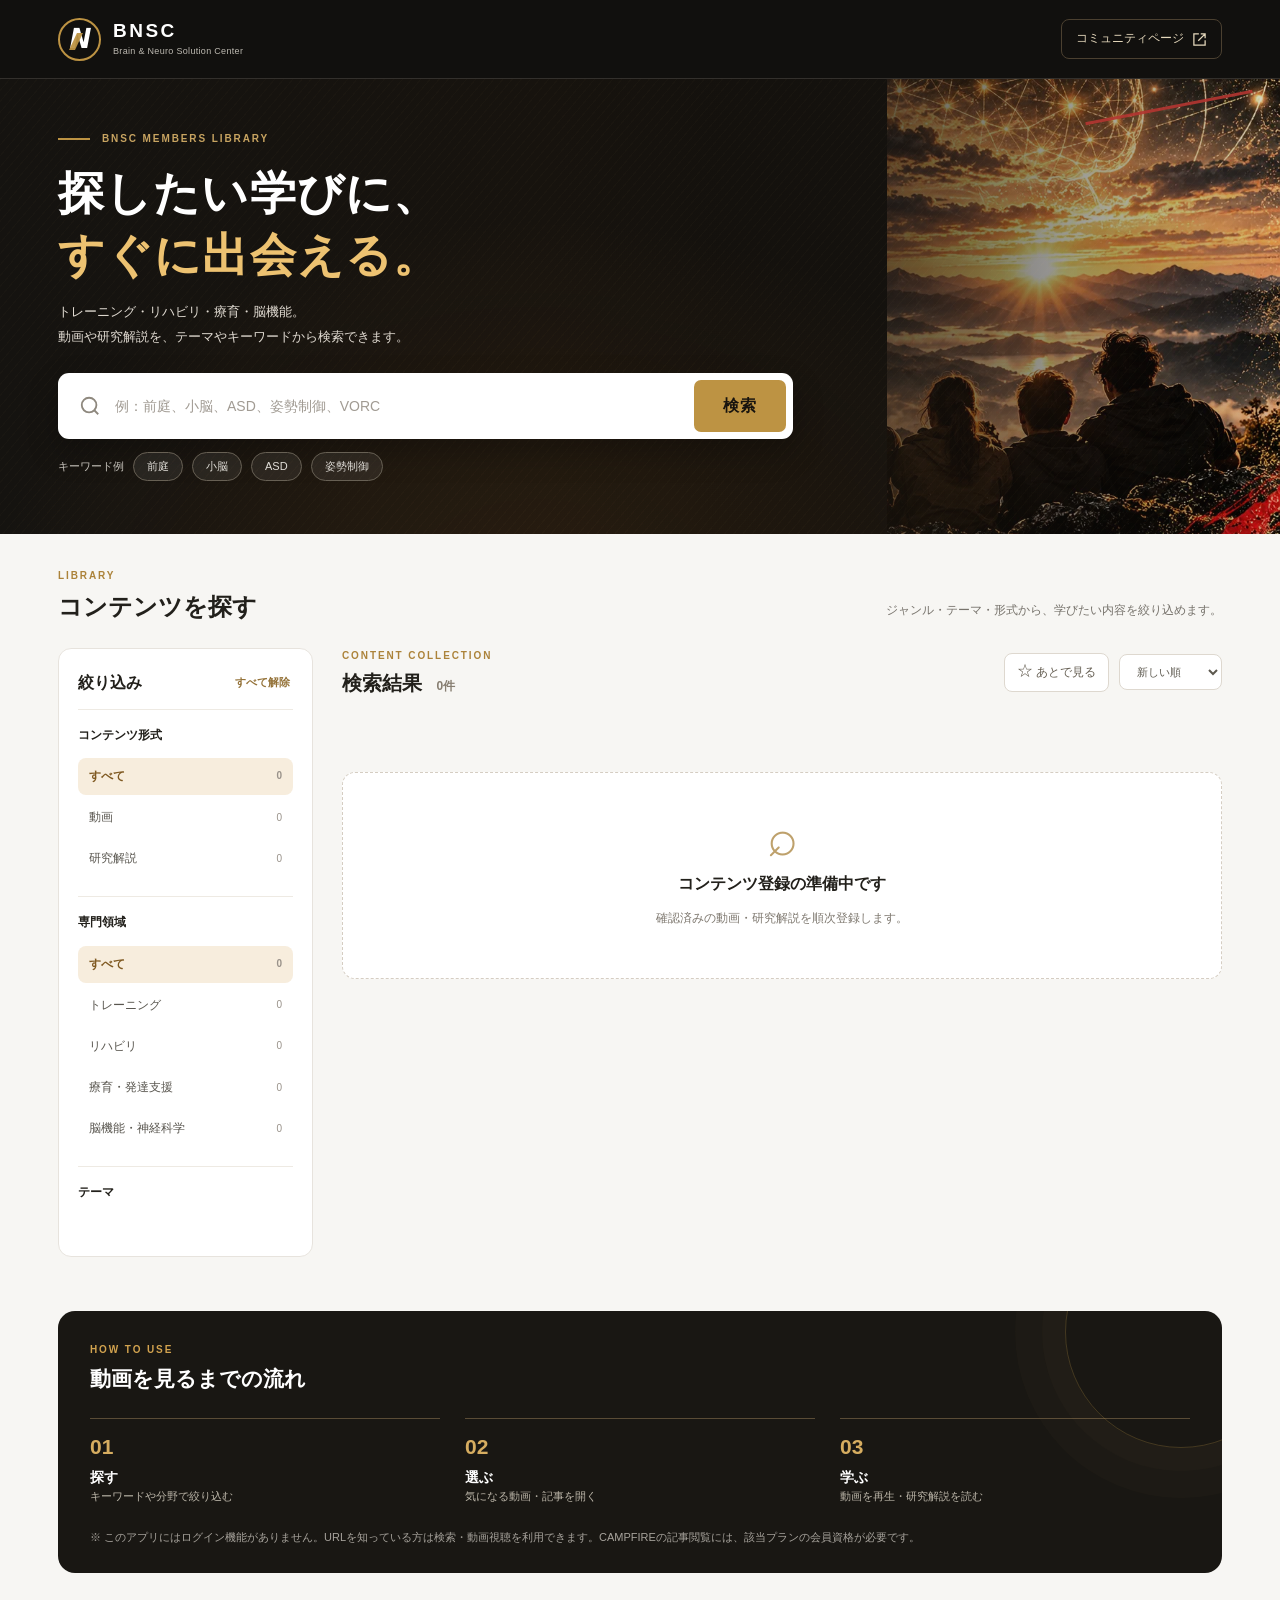
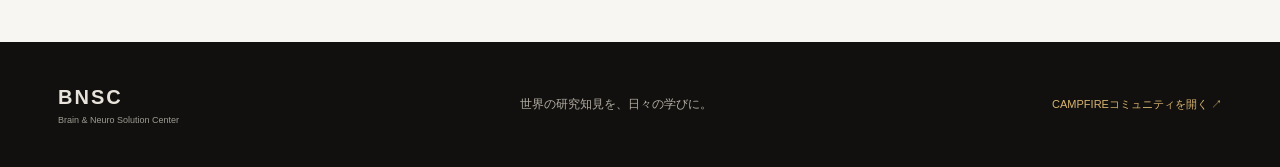
<file: index.html>
<!doctype html>
<html lang="ja">
<head>
  <meta charset="utf-8">
  <meta name="viewport" content="width=device-width, initial-scale=1">
  <meta name="theme-color" content="#101010">
  <meta name="description" content="BNSCコンテンツライブラリ。動画・研究解説をキーワードやテーマで探せます。">
  <title>BNSC | コンテンツライブラリ</title>
  <link rel="icon" href="./assets/favicon.svg" type="image/svg+xml">
  <link rel="stylesheet" href="./styles.css">
  <script defer src="./app.js"></script>
</head>
<body>
  <a class="skip-link" href="#results">検索結果に移動</a>
  <header class="site-header">
    <div class="wrap navbar">
      <a class="brand" href="./" aria-label="BNSC ライブラリのトップに戻る">
        <span class="brand-mark" aria-hidden="true">N<span class="brand-slice"></span></span>
        <span class="brand-name"><strong>BNSC</strong><small>Brain & Neuro Solution Center</small></span>
      </a>
      <a class="campfire-link" href="https://community.camp-fire.jp/projects/view/666070" target="_blank" rel="noopener noreferrer">
        <span>コミュニティページ</span>
        <svg aria-hidden="true" width="15" height="15" viewBox="0 0 24 24" fill="none" stroke="currentColor" stroke-width="2"><path d="M14 3h7v7M10 14 21 3M21 13v8H3V3h8"/></svg>
      </a>
    </div>
  </header>

  <main>
    <section class="hero" aria-labelledby="hero-title">
      <div class="hero-bg" aria-hidden="true"></div>
      <div class="wrap hero-content">
        <div class="hero-copy">
          <p class="eyebrow"><span class="eyebrow-line"></span> BNSC MEMBERS LIBRARY</p>
          <h1 id="hero-title">探したい学びに、<br><span>すぐに出会える。</span></h1>
          <p class="hero-description">トレーニング・リハビリ・療育・脳機能。<br>動画や研究解説を、テーマやキーワードから検索できます。</p>
          <form id="search-form" class="search-box" role="search" autocomplete="off">
            <svg aria-hidden="true" class="search-icon" width="22" height="22" viewBox="0 0 24 24" fill="none" stroke="currentColor" stroke-width="2"><circle cx="11" cy="11" r="8"/><path d="m21 21-4.35-4.35"/></svg>
            <label for="search-input" class="visually-hidden">動画・研究解説を検索</label>
            <input id="search-input" type="search" enterkeyhint="search" placeholder="例：前庭、小脳、ASD、姿勢制御、VORC" aria-controls="results-grid">
            <button type="submit" id="search-button">検索</button>
          </form>
          <div class="quick-search" aria-label="キーワード検索例">
            <span>キーワード例</span>
            <button type="button" data-keyword="前庭">前庭</button>
            <button type="button" data-keyword="小脳">小脳</button>
            <button type="button" data-keyword="ASD">ASD</button>
            <button type="button" data-keyword="姿勢制御">姿勢制御</button>
          </div>
        </div>
      </div>
    </section>

    <div class="wrap page-content">
      <div id="demo-notice" class="demo-notice" role="status" hidden>
        <span class="demo-badge">デモ</span>
        現在は操作確認用のサンプルデータです。実際のBNSC投稿URLはまだ登録されていません。
      </div>
      <div class="intro-strip">
        <div><p class="section-kicker">LIBRARY</p><h2>コンテンツを探す</h2></div>
        <p class="intro-caption">ジャンル・テーマ・形式から、学びたい内容を絞り込めます。</p>
      </div>
      <div class="library-layout">
        <aside class="sidebar" aria-label="検索フィルター">
          <div class="filter-title-row"><h3>絞り込み</h3><div class="filter-head-actions"><button type="button" id="clear-filters" class="text-button">すべて解除</button><button type="button" id="filters-mobile-toggle" class="filter-mobile-toggle" aria-controls="filter-content" aria-expanded="false">条件を表示 ▾</button></div></div>
          <div class="filter-content" id="filter-content">
            <section class="filter-section" aria-labelledby="type-heading"><h4 id="type-heading">コンテンツ形式</h4><div class="filter-options" id="type-filters"></div></section>
            <section class="filter-section" aria-labelledby="category-heading"><h4 id="category-heading">専門領域</h4><div class="filter-options" id="category-filters"></div></section>
            <section class="filter-section" aria-labelledby="topic-heading"><h4 id="topic-heading">テーマ</h4><div class="tag-options" id="tag-filters"></div></section>
          </div>
        </aside>
        <section class="results" id="results" aria-labelledby="results-title">
          <div class="results-toolbar">
            <div><p class="section-kicker">CONTENT COLLECTION</p><h3 id="results-title">検索結果 <span id="result-count" class="result-count">0件</span></h3></div>
            <div class="toolbar-actions">
              <button type="button" id="bookmark-toggle" class="bookmark-toggle" aria-pressed="false"><span aria-hidden="true">☆</span> あとで見る</button>
              <label class="visually-hidden" for="sort-select">並べ替え</label>
              <select id="sort-select" aria-label="並べ替え">
                <option value="new">新しい順</option>
                <option value="old">古い順</option>
                <option value="title">タイトル順</option>
              </select>
            </div>
          </div>
          <div id="active-filters" class="active-filters" aria-live="polite"></div>
          <div id="results-grid" class="results-grid" aria-live="polite" aria-busy="true"></div>
          <div id="empty-state" class="empty-state" hidden><div class="empty-symbol" aria-hidden="true">⌕</div><h4>該当するコンテンツがありません</h4><p>キーワードを短くするか、絞り込み条件を変更してください。</p><button type="button" id="empty-reset">条件をリセット</button></div>
        </section>
      </div>
      <section class="help-section" aria-labelledby="help-title"><div><p class="section-kicker">HOW TO USE</p><h2 id="help-title">動画を見るまでの流れ</h2></div><div class="steps"><div class="step"><span>01</span><strong>探す</strong><p>キーワードや分野で絞り込む</p></div><div class="step"><span>02</span><strong>選ぶ</strong><p>気になる動画・記事を開く</p></div><div class="step"><span>03</span><strong>学ぶ</strong><p>動画を再生・研究解説を読む</p></div></div><p class="help-note">※ このアプリにはログイン機能がありません。URLを知っている方は検索・動画視聴を利用できます。CAMPFIREの記事閲覧には、該当プランの会員資格が必要です。</p></section>
    </div>
  </main>
  <footer class="footer"><div class="wrap footer-inner"><div><strong>BNSC</strong><span>Brain & Neuro Solution Center</span></div><p>世界の研究知見を、日々の学びに。</p><a href="https://community.camp-fire.jp/projects/view/666070" target="_blank" rel="noopener noreferrer">CAMPFIREコミュニティを開く ↗</a></div></footer>
</body>
</html>
</file>
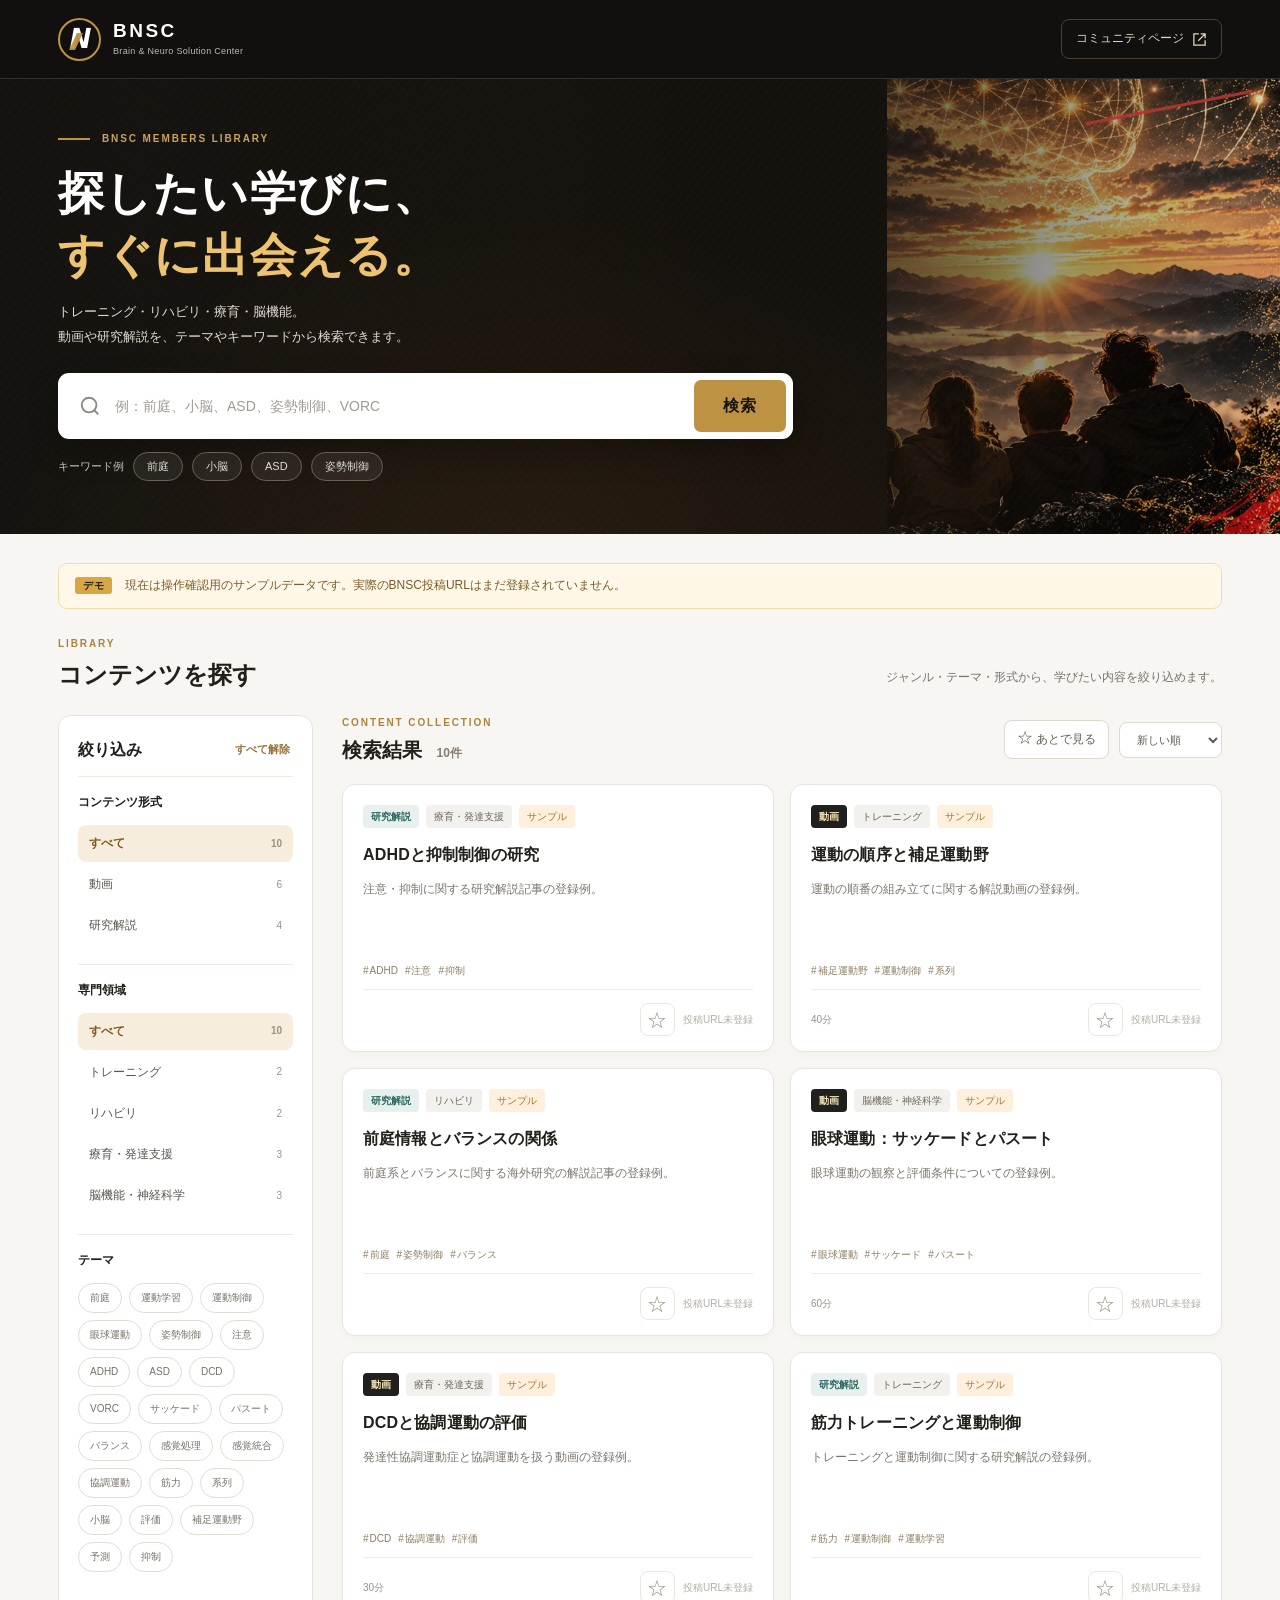
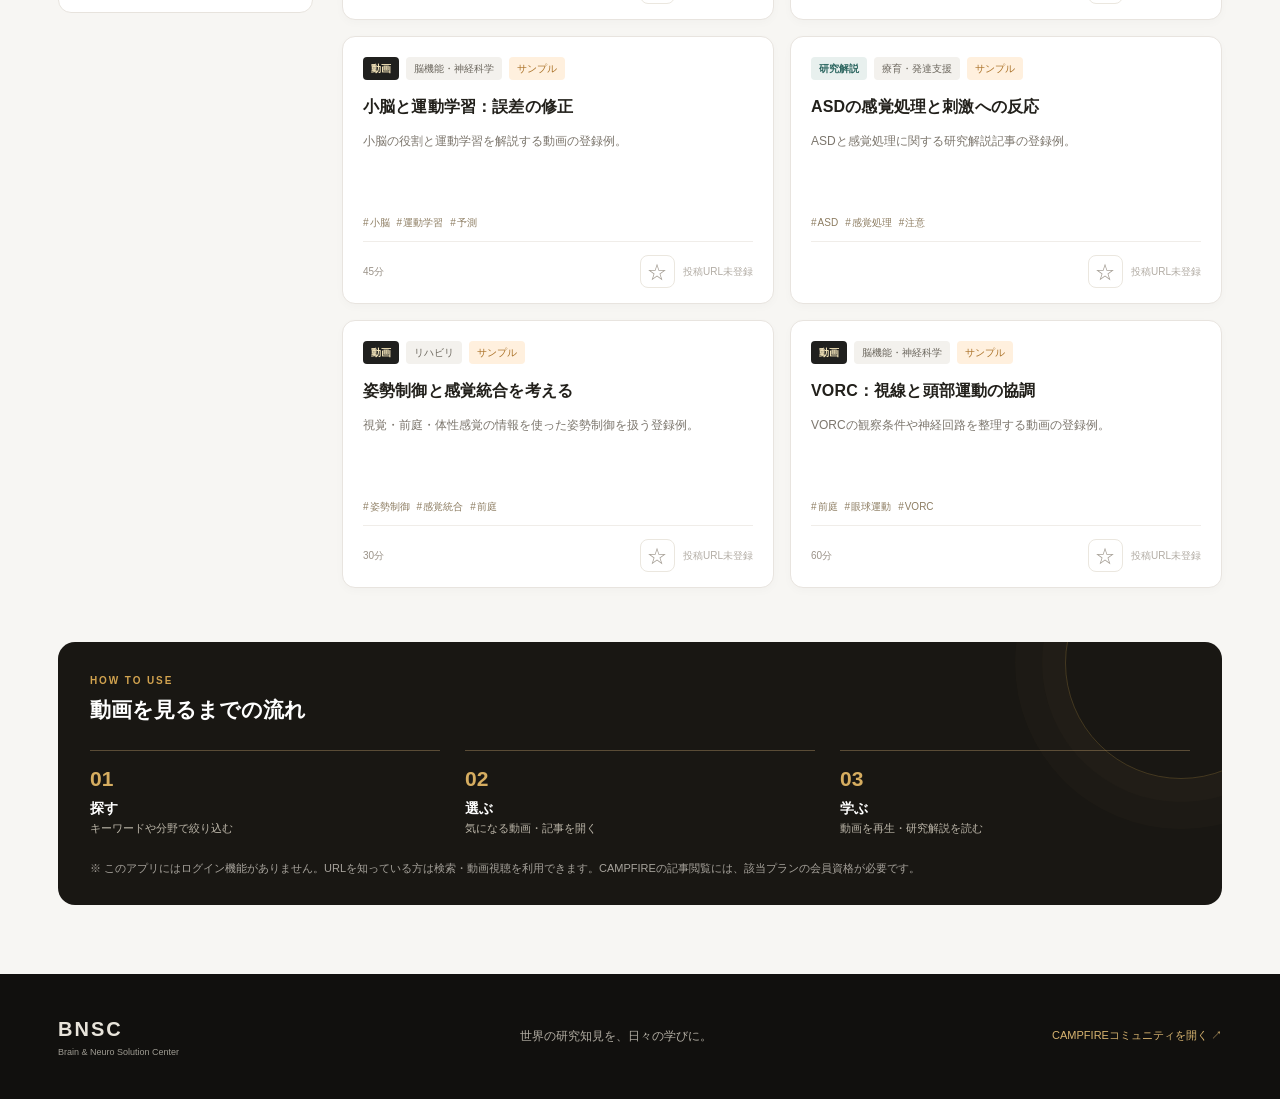
<file: demo_preview.html>
<!doctype html>
<html lang="ja">
<head>
  <meta charset="utf-8">
  <meta name="viewport" content="width=device-width, initial-scale=1">
  <meta name="theme-color" content="#101010">
  <meta name="description" content="BNSCコンテンツライブラリ。動画・研究解説をキーワードやテーマで探せます。">
  <title>BNSC | コンテンツライブラリ（操作デモ）</title>
  
  <style>
:root{--bg:#f7f6f3;--surface:#fff;--ink:#22201b;--muted:#77736c;--line:#e7e3dd;--gold:#bd9343;--gold-dark:#956d26;--red:#b43631;--dark:#10100f;--radius:15px;font-family:-apple-system,BlinkMacSystemFont,"Hiragino Kaku Gothic ProN","Noto Sans JP","Yu Gothic",Meiryo,sans-serif;line-height:1.6;color:var(--ink)}
*{box-sizing:border-box}body{margin:0;background:var(--bg)}button,input,select{font:inherit}button{cursor:pointer}a{color:inherit}.wrap{max-width:1220px;margin:auto;padding:0 28px}.visually-hidden{position:absolute!important;height:1px;width:1px;overflow:hidden;clip:rect(0,0,0,0);white-space:nowrap}.skip-link{position:absolute;top:-70px;left:10px;z-index:100;background:white;padding:8px 15px}.skip-link:focus{top:10px}.site-header{height:79px;background:#11100e;color:white;border-bottom:1px solid #33302c}.navbar{height:100%;display:flex;align-items:center;justify-content:space-between;gap:16px}.brand{display:flex;align-items:center;gap:12px;text-decoration:none}.brand-mark{display:grid;place-items:center;width:43px;height:43px;border:2px solid var(--gold);border-radius:50%;font-size:27px;font-weight:950;font-style:italic;position:relative;line-height:1}.brand-slice{position:absolute;left:13px;top:13px;width:6px;height:17px;transform:skew(-25deg);background:var(--gold);opacity:.95}.brand-name{display:flex;flex-direction:column;line-height:1.1;gap:5px}.brand-name strong{letter-spacing:.13em;font-size:19px}.brand-name small{font-size:9px;color:#bdb9b1;letter-spacing:.035em}.campfire-link{display:flex;align-items:center;gap:8px;text-decoration:none;color:#e5d8bc;font-size:12px;border:1px solid #4b4030;padding:9px 14px;border-radius:8px}.campfire-link:hover{background:#2b241b}
.hero{position:relative;min-height:380px;color:#fff;background:#14120f;overflow:hidden;isolation:isolate}.hero-bg{position:absolute;inset:0;background-image:linear-gradient(90deg,#151310 0%,#17130e 43%,rgba(20,17,13,.88) 57%,rgba(20,17,13,.15) 100%),url('[data-uri]');background-repeat:no-repeat;background-position:center,right 35%;background-size:cover,auto 125%;z-index:-2}.hero::before{content:"";position:absolute;inset:0;z-index:-1;pointer-events:none;background:radial-gradient(ellipse at 42% 115%,rgba(186,110,29,.11),transparent 52%),repeating-linear-gradient(130deg,rgba(230,190,110,.018) 0,rgba(230,190,110,.018) 1px,transparent 1px,transparent 7px)}.hero::after{content:"";position:absolute;height:3px;width:170px;background:var(--red);transform:rotate(-11deg);right:2%;top:6%;opacity:.9}.hero-content{padding-top:52px;padding-bottom:53px}.hero-copy{max-width:755px}.eyebrow,.section-kicker{font-weight:700;font-size:10px;letter-spacing:.19em}.eyebrow{display:flex;align-items:center;gap:12px;color:#c8a461;margin:0 0 15px}.eyebrow-line{width:32px;height:2px;background:var(--gold)}.hero h1{font-size:clamp(31px,3.6vw,48px);font-weight:850;line-height:1.35;letter-spacing:.025em;margin:0}.hero h1 span{color:#edc271}.hero-description{color:#e0dad1;font-size:13px;line-height:1.9;margin:14px 0 23px}.search-box{display:flex;align-items:center;background:#fff;color:#222;height:66px;border-radius:11px;max-width:735px;box-shadow:0 13px 30px rgba(0,0,0,.25);padding:7px 7px 7px 21px;gap:12px}.search-icon{color:#8e887e;flex-shrink:0}.search-box input{border:0;min-width:0;flex:1;outline:none;font-size:14px;background:transparent}.search-box input::placeholder{color:#a19b93}.search-box button{align-self:stretch;border:0;background:var(--gold);color:#17130e;font-weight:750;padding:0 29px;border-radius:7px;letter-spacing:.05em}.search-box button:hover{background:#ddaf55}.search-box:focus-within{outline:3px solid #dfb86a;outline-offset:2px}.quick-search{display:flex;align-items:center;gap:9px;flex-wrap:wrap;margin:13px 0 0;font-size:11px;color:#c5c1ba}.quick-search button{background:rgba(255,255,255,.07);color:#e0ddd7;border:1px solid #676054;padding:5px 13px;border-radius:20px}.quick-search button:hover{background:rgba(255,255,255,.17)}
.page-content{padding-top:29px}.demo-notice{margin:0 0 22px;background:#fff8e9;border:1px solid #f2dcab;color:#795c27;border-radius:9px;font-size:12px;padding:12px 16px}.demo-badge{background:#d6a742;color:#242017;font-size:10px;font-weight:900;letter-spacing:.06em;padding:3px 8px;margin-right:9px;border-radius:3px}.intro-strip{display:flex;align-items:end;justify-content:space-between;padding:5px 0 24px;gap:20px}.section-kicker{color:#ac833a;margin:0 0 6px}.intro-strip h2,.help-section h2{font-size:24px;margin:0;line-height:1.4}.intro-caption{font-size:12px;color:var(--muted);margin:0 0 4px}.library-layout{display:grid;grid-template-columns:255px minmax(0,1fr);gap:29px;align-items:start}.sidebar{border:1px solid var(--line);background:var(--surface);border-radius:13px;padding:21px 19px;position:sticky;top:17px}.filter-title-row{display:flex;align-items:center;justify-content:space-between;margin-bottom:13px;gap:5px}.filter-title-row h3{margin:0;font-size:16px}.filter-head-actions{display:flex;align-items:center;gap:8px}.filter-mobile-toggle{display:none;border:1px solid #dfd4c1;background:#fff9ed;color:#805d26;border-radius:6px;padding:7px 9px;font-size:11px}.text-button{border:0;padding:3px;background:none;color:#947238;font-size:11px;font-weight:650}.filter-section{padding:16px 0 19px;border-top:1px solid #eeeae3}.filter-section h4{font-size:12px;font-weight:800;margin:0 0 13px}.filter-options{display:grid;gap:4px}.filter-option{display:flex;align-items:center;justify-content:space-between;width:100%;border:0;border-radius:8px;background:transparent;color:#59564f;text-align:left;padding:9px 11px;font-size:12px;gap:9px}.filter-option:hover{background:#f4f1e9}.filter-option.active{background:#f7eddd;color:#7f5921;font-weight:800}.filter-option .count{font-size:10px;color:#99928a}.tag-options{display:flex;gap:7px;flex-wrap:wrap}.tag-option{border:1px solid #e2ddd4;background:#fff;color:#777168;border-radius:30px;padding:6px 11px;font-size:10px}.tag-option.active{border-color:#bb9855;background:#f8efdc;color:#78561e;font-weight:800}.tag-option:hover{border-color:#a18a60}
.results{min-width:0}.results-toolbar{display:flex;justify-content:space-between;align-items:center;gap:10px;margin:0 0 20px}.results-toolbar h3{font-size:20px;margin:0;line-height:1.35}.result-count{font-size:12px;font-weight:600;color:#877e71;margin-left:9px}.toolbar-actions{display:flex;align-items:center;gap:10px}.bookmark-toggle{border:1px solid #ded8cf;background:#fff;color:#665f53;border-radius:8px;padding:9px 12px;font-size:12px;white-space:nowrap}.bookmark-toggle[aria-pressed="true"]{background:#f9ecda;border-color:#d4aa61;color:#946521}.bookmark-toggle span{font-size:16px;line-height:0}select{background:#fff;border:1px solid #ded8cf;border-radius:8px;padding:10px 13px;color:#5d594f;font-size:11px}.active-filters{display:flex;gap:7px;flex-wrap:wrap;margin-bottom:13px}.active-filters:empty{display:none}.active-pill{font-size:10px;display:inline-flex;align-items:center;gap:7px;border:1px solid #dec28c;color:#8b652c;background:#fffbf3;padding:6px 9px;border-radius:20px}.active-pill button{border:0;background:none;color:inherit;padding:0;font-weight:bold}.results-grid{display:grid;grid-template-columns:repeat(2,minmax(0,1fr));gap:16px}.content-card{background:#fff;border:1px solid #e8e4df;border-radius:13px;padding:20px 20px 15px;display:flex;flex-direction:column;gap:10px;min-height:268px;box-shadow:0 3px 10px rgba(30,20,10,.025);transition:transform .15s ease, box-shadow .15s ease}.content-card:hover{transform:translateY(-2px);box-shadow:0 9px 24px rgba(35,26,15,.08)}.card-top{display:flex;align-items:center;gap:7px;flex-wrap:wrap}.format-badge,.category-badge,.sample-label{font-size:10px;line-height:1.3;padding:5px 8px;border-radius:4px}.format-badge{background:#20201e;color:#f4e5bb;font-weight:700}.format-badge.article{background:#e8f0ee;color:#2c6660}.category-badge{background:#f3f1ed;color:#6c675e}.sample-label{background:#fff0de;color:#aa7127}.card-title{font-size:16px;line-height:1.65;font-weight:800;letter-spacing:.01em;margin:4px 0 0}.card-description{font-size:12px;color:#7c766d;margin:0;line-height:1.8;flex:1}.card-tags{display:flex;gap:7px;flex-wrap:wrap}.card-tags span{font-size:10px;color:#8d7d62}.card-tags span::before{content:'#';margin-right:1px}.card-bottom{border-top:1px solid #f0ede9;padding-top:13px;display:flex;align-items:center;justify-content:space-between;gap:10px;margin-top:auto}.meta{display:flex;align-items:center;gap:8px;color:#9a9288;font-size:10px;white-space:nowrap}.card-actions{display:flex;align-items:center;gap:8px}.save-button{border:1px solid #ebe7df;background:#fff;border-radius:8px;height:33px;width:35px;color:#a19a90;font-size:20px;line-height:0}.save-button[aria-pressed="true"]{color:#a47426;border-color:#d1ab71;background:#fffbf3}.open-link{font-size:11px;font-weight:750;color:#8d6122;text-decoration:none;white-space:nowrap;display:inline-flex;align-items:center;gap:3px}.open-link:hover{text-decoration:underline}.unavailable{font-size:10px;color:#b2aca4}.empty-state{margin:55px auto;text-align:center;padding:38px;border:1px dashed #d5cdc2;border-radius:13px;background:#fff}.empty-symbol{font-size:52px;color:#bea16c;line-height:1}.empty-state h4{margin:8px 0;font-size:16px}.empty-state p{font-size:12px;color:#7e786f}.empty-state button{background:#2a2723;color:white;border:0;padding:10px 15px;border-radius:6px;margin-top:8px}
.help-section{margin:54px 0 69px;border-radius:17px;background:#191713;color:white;padding:31px 32px 27px;position:relative;overflow:hidden}.help-section:after{content:"";position:absolute;right:-75px;top:-95px;height:230px;width:230px;border-radius:50%;border:1px solid rgba(212,167,77,.23);box-shadow:0 0 0 23px rgba(212,167,77,.025),0 0 0 50px rgba(212,167,77,.025);pointer-events:none}.help-section .section-kicker{color:#d2a34f}.help-section h2{font-size:21px}.steps{display:grid;grid-template-columns:repeat(3,1fr);gap:25px;margin-top:25px}.step{border-top:1px solid #5a4c36;padding-top:11px}.step span{font-size:21px;color:#d6ad60;font-weight:900;display:block}.step strong{display:block;font-size:14px;margin-top:2px}.step p{margin:0;color:#bbb5a8;font-size:11px}.help-note{font-size:11px;color:#a7a39c;margin:23px 0 0}.footer{background:#11100e;color:#e8e4db}.footer-inner{min-height:125px;display:flex;align-items:center;justify-content:space-between;gap:16px}.footer-inner div{display:flex;flex-direction:column}.footer strong{font-size:20px;letter-spacing:.1em}.footer span{font-size:9px;color:#9e9b92}.footer p{font-size:12px;color:#b2ada3}.footer a{font-size:11px;color:#d8b470;text-decoration:none}
@media(max-width:920px){.library-layout{grid-template-columns:205px minmax(0,1fr);gap:18px}.hero-bg{background-position:center,135% 35%;background-size:cover,auto 122%}.intro-caption{display:none}.sidebar{padding:16px 12px}.results-grid{grid-template-columns:1fr}.content-card{min-height:210px}.hero-copy{max-width:690px}}
@media(max-width:670px){.wrap{padding:0 17px}.site-header{height:70px}.brand-mark{width:38px;height:38px}.brand-name strong{font-size:16px}.brand-name small{font-size:8px}.campfire-link{font-size:0;padding:10px}.campfire-link svg{width:17px;height:17px}.hero{min-height:0}.hero-bg{background-image:linear-gradient(90deg,rgba(17,16,14,.99),rgba(17,16,14,.93) 74%,rgba(17,16,14,.62)),url('[data-uri]');background-position:center,right center;background-size:cover,auto 100%}.hero-content{padding-top:35px;padding-bottom:38px}.hero h1{font-size:31px}.hero-description{font-size:12px}.hero-description br{display:none}.search-box{height:59px;gap:6px;padding-left:13px}.search-box input{font-size:12px}.search-box button{padding:0 15px}.search-icon{width:18px}.quick-search{gap:6px}.quick-search span{width:100%}.quick-search button{font-size:11px}.intro-strip{padding-bottom:15px}.intro-strip h2{font-size:21px}.library-layout{display:block}.sidebar{position:static;margin-bottom:23px;padding:16px}.filter-content{display:none;grid-template-columns:1fr;gap:0}.sidebar.mobile-open .filter-content{display:grid}.filter-mobile-toggle{display:inline-block}.filter-section{padding:12px 0 13px}.filter-options{display:flex;flex-wrap:wrap;gap:5px}.filter-option{width:auto;border:1px solid #e6e0d7;padding:7px 10px}.filter-option.active{border-color:#e5c68b}.results-toolbar{align-items:flex-start}.results-toolbar h3{font-size:18px}.toolbar-actions{flex-direction:column-reverse;align-items:flex-end;gap:6px}.bookmark-toggle,select{font-size:11px;padding:8px}.results-grid{grid-template-columns:1fr}.content-card{padding:18px;min-height:235px}.help-section{margin-top:37px;padding:25px 22px}.steps{grid-template-columns:1fr;gap:12px}.step{display:grid;grid-template-columns:48px 1fr;column-gap:10px;align-items:start}.step span{grid-row:span 2}.step strong{margin:0}.step p{margin-top:3px}.footer-inner{padding-top:22px;padding-bottom:22px;align-items:start;flex-wrap:wrap}.footer-inner p{display:none}}
@media(prefers-reduced-motion:reduce){*,*::before,*::after{animation-duration:.01ms!important;transition-duration:.01ms!important}}

.card-thumbnail{display:block;width:100%;aspect-ratio:16/9;object-fit:cover;border-radius:8px;background:#201f1c}

.load-error{grid-column:1/-1;padding:24px;border:1px solid #9b4545;border-radius:10px;color:#7d2727;background:#fff8f6}

.play-button{border:0;background:transparent;cursor:pointer;padding:5px}.video-player{width:min(960px,92vw);border:1px solid #b79b60;border-radius:12px;background:#191919;color:#f7f1e4;padding:22px}.video-player::backdrop{background:rgba(0,0,0,.8)}.video-player h2{font-size:18px;padding-right:70px}.player-close{position:absolute;right:20px;top:20px;color:#f6e8c9;border:1px solid #a68a55;background:#292723;padding:7px 12px;border-radius:5px}.vimeo-video{display:block;width:100%;aspect-ratio:16/9;border:0}

</style>
  
</head>
<body>
  <a class="skip-link" href="#results">検索結果に移動</a>
  <header class="site-header">
    <div class="wrap navbar">
      <a class="brand" href="./" aria-label="BNSC ライブラリのトップに戻る">
        <span class="brand-mark" aria-hidden="true">N<span class="brand-slice"></span></span>
        <span class="brand-name"><strong>BNSC</strong><small>Brain & Neuro Solution Center</small></span>
      </a>
      <a class="campfire-link" href="https://community.camp-fire.jp/projects/view/666070" target="_blank" rel="noopener noreferrer">
        <span>コミュニティページ</span>
        <svg aria-hidden="true" width="15" height="15" viewBox="0 0 24 24" fill="none" stroke="currentColor" stroke-width="2"><path d="M14 3h7v7M10 14 21 3M21 13v8H3V3h8"/></svg>
      </a>
    </div>
  </header>

  <main>
    <section class="hero" aria-labelledby="hero-title">
      <div class="hero-bg" aria-hidden="true"></div>
      <div class="wrap hero-content">
        <div class="hero-copy">
          <p class="eyebrow"><span class="eyebrow-line"></span> BNSC MEMBERS LIBRARY</p>
          <h1 id="hero-title">探したい学びに、<br><span>すぐに出会える。</span></h1>
          <p class="hero-description">トレーニング・リハビリ・療育・脳機能。<br>動画や研究解説を、テーマやキーワードから検索できます。</p>
          <form id="search-form" class="search-box" role="search" autocomplete="off">
            <svg aria-hidden="true" class="search-icon" width="22" height="22" viewBox="0 0 24 24" fill="none" stroke="currentColor" stroke-width="2"><circle cx="11" cy="11" r="8"/><path d="m21 21-4.35-4.35"/></svg>
            <label for="search-input" class="visually-hidden">動画・研究解説を検索</label>
            <input id="search-input" type="search" enterkeyhint="search" placeholder="例：前庭、小脳、ASD、姿勢制御、VORC" aria-controls="results-grid">
            <button type="submit" id="search-button">検索</button>
          </form>
          <div class="quick-search" aria-label="キーワード検索例">
            <span>キーワード例</span>
            <button type="button" data-keyword="前庭">前庭</button>
            <button type="button" data-keyword="小脳">小脳</button>
            <button type="button" data-keyword="ASD">ASD</button>
            <button type="button" data-keyword="姿勢制御">姿勢制御</button>
          </div>
        </div>
      </div>
    </section>

    <div class="wrap page-content">
      <div id="demo-notice" class="demo-notice" role="status" hidden>
        <span class="demo-badge">デモ</span>
        現在は操作確認用のサンプルデータです。実際のBNSC投稿URLはまだ登録されていません。
      </div>
      <div class="intro-strip">
        <div><p class="section-kicker">LIBRARY</p><h2>コンテンツを探す</h2></div>
        <p class="intro-caption">ジャンル・テーマ・形式から、学びたい内容を絞り込めます。</p>
      </div>
      <div class="library-layout">
        <aside class="sidebar" aria-label="検索フィルター">
          <div class="filter-title-row"><h3>絞り込み</h3><div class="filter-head-actions"><button type="button" id="clear-filters" class="text-button">すべて解除</button><button type="button" id="filters-mobile-toggle" class="filter-mobile-toggle" aria-controls="filter-content" aria-expanded="false">条件を表示 ▾</button></div></div>
          <div class="filter-content" id="filter-content">
            <section class="filter-section" aria-labelledby="type-heading"><h4 id="type-heading">コンテンツ形式</h4><div class="filter-options" id="type-filters"></div></section>
            <section class="filter-section" aria-labelledby="category-heading"><h4 id="category-heading">専門領域</h4><div class="filter-options" id="category-filters"></div></section>
            <section class="filter-section" aria-labelledby="topic-heading"><h4 id="topic-heading">テーマ</h4><div class="tag-options" id="tag-filters"></div></section>
          </div>
        </aside>
        <section class="results" id="results" aria-labelledby="results-title">
          <div class="results-toolbar">
            <div><p class="section-kicker">CONTENT COLLECTION</p><h3 id="results-title">検索結果 <span id="result-count" class="result-count">0件</span></h3></div>
            <div class="toolbar-actions">
              <button type="button" id="bookmark-toggle" class="bookmark-toggle" aria-pressed="false"><span aria-hidden="true">☆</span> あとで見る</button>
              <label class="visually-hidden" for="sort-select">並べ替え</label>
              <select id="sort-select" aria-label="並べ替え">
                <option value="new">新しい順</option>
                <option value="old">古い順</option>
                <option value="title">タイトル順</option>
              </select>
            </div>
          </div>
          <div id="active-filters" class="active-filters" aria-live="polite"></div>
          <div id="results-grid" class="results-grid" aria-live="polite" aria-busy="true"></div>
          <div id="empty-state" class="empty-state" hidden><div class="empty-symbol" aria-hidden="true">⌕</div><h4>該当するコンテンツがありません</h4><p>キーワードを短くするか、絞り込み条件を変更してください。</p><button type="button" id="empty-reset">条件をリセット</button></div>
        </section>
      </div>
      <section class="help-section" aria-labelledby="help-title"><div><p class="section-kicker">HOW TO USE</p><h2 id="help-title">動画を見るまでの流れ</h2></div><div class="steps"><div class="step"><span>01</span><strong>探す</strong><p>キーワードや分野で絞り込む</p></div><div class="step"><span>02</span><strong>選ぶ</strong><p>気になる動画・記事を開く</p></div><div class="step"><span>03</span><strong>学ぶ</strong><p>動画を再生・研究解説を読む</p></div></div><p class="help-note">※ このアプリにはログイン機能がありません。URLを知っている方は検索・動画視聴を利用できます。CAMPFIREの記事閲覧には、該当プランの会員資格が必要です。</p></section>
    </div>
  </main>
  <footer class="footer"><div class="wrap footer-inner"><div><strong>BNSC</strong><span>Brain & Neuro Solution Center</span></div><p>世界の研究知見を、日々の学びに。</p><a href="https://community.camp-fire.jp/projects/view/666070" target="_blank" rel="noopener noreferrer">CAMPFIREコミュニティを開く ↗</a></div></footer>
<script>
/* Single-file preview. Not a deployed production app. */
const PREVIEW_DATA = {"items": [{"status": "demo", "id": "DEMO-01", "title": "VORC：視線と頭部運動の協調", "type": "動画", "category": "脳機能・神経科学", "summary": "VORCの観察条件や神経回路を整理する動画の登録例。", "tags": ["前庭", "眼球運動", "VORC"], "keywords": ["前庭動眼反射抑制", "前庭小脳"], "duration_minutes": 60, "published_at": "", "url": ""}, {"status": "demo", "id": "DEMO-02", "title": "姿勢制御と感覚統合を考える", "type": "動画", "category": "リハビリ", "summary": "視覚・前庭・体性感覚の情報を使った姿勢制御を扱う登録例。", "tags": ["姿勢制御", "感覚統合", "前庭"], "keywords": ["立位", "バランス", "固有受容"], "duration_minutes": 30, "published_at": "", "url": ""}, {"status": "demo", "id": "DEMO-03", "title": "ASDの感覚処理と刺激への反応", "type": "研究解説", "category": "療育・発達支援", "summary": "ASDと感覚処理に関する研究解説記事の登録例。", "tags": ["ASD", "感覚処理", "注意"], "keywords": ["自閉スペクトラム", "刺激過多"], "duration_minutes": 0, "published_at": "", "url": ""}, {"status": "demo", "id": "DEMO-04", "title": "小脳と運動学習：誤差の修正", "type": "動画", "category": "脳機能・神経科学", "summary": "小脳の役割と運動学習を解説する動画の登録例。", "tags": ["小脳", "運動学習", "予測"], "keywords": ["大脳小脳", "誤差学習"], "duration_minutes": 45, "published_at": "", "url": ""}, {"status": "demo", "id": "DEMO-05", "title": "筋力トレーニングと運動制御", "type": "研究解説", "category": "トレーニング", "summary": "トレーニングと運動制御に関する研究解説の登録例。", "tags": ["筋力", "運動制御", "運動学習"], "keywords": ["スクワット", "デッドリフト"], "duration_minutes": 0, "published_at": "", "url": ""}, {"status": "demo", "id": "DEMO-06", "title": "DCDと協調運動の評価", "type": "動画", "category": "療育・発達支援", "summary": "発達性協調運動症と協調運動を扱う動画の登録例。", "tags": ["DCD", "協調運動", "評価"], "keywords": ["発達性協調運動症", "子ども"], "duration_minutes": 30, "published_at": "", "url": ""}, {"status": "demo", "id": "DEMO-07", "title": "眼球運動：サッケードとパスート", "type": "動画", "category": "脳機能・神経科学", "summary": "眼球運動の観察と評価条件についての登録例。", "tags": ["眼球運動", "サッケード", "パスート"], "keywords": ["追従眼球運動", "衝動性眼球運動"], "duration_minutes": 60, "published_at": "", "url": ""}, {"status": "demo", "id": "DEMO-08", "title": "前庭情報とバランスの関係", "type": "研究解説", "category": "リハビリ", "summary": "前庭系とバランスに関する海外研究の解説記事の登録例。", "tags": ["前庭", "姿勢制御", "バランス"], "keywords": ["前庭神経核", "重力"], "duration_minutes": 0, "published_at": "", "url": ""}, {"status": "demo", "id": "DEMO-09", "title": "運動の順序と補足運動野", "type": "動画", "category": "トレーニング", "summary": "運動の順番の組み立てに関する解説動画の登録例。", "tags": ["補足運動野", "運動制御", "系列"], "keywords": ["SMA", "運動計画", "順番"], "duration_minutes": 40, "published_at": "", "url": ""}, {"status": "demo", "id": "DEMO-10", "title": "ADHDと抑制制御の研究", "type": "研究解説", "category": "療育・発達支援", "summary": "注意・抑制に関する研究解説記事の登録例。", "tags": ["ADHD", "注意", "抑制"], "keywords": ["実行機能", "前頭前野"], "duration_minutes": 0, "published_at": "", "url": ""}], "demo": true};
window.fetch = async () => ({ok:true,json:async()=>PREVIEW_DATA});
</script>
<script>
'use strict';

/* BNSC Content Library — no third-party libraries or analytics. */
const CAMPFIRE_HOSTS = new Set(['community.camp-fire.jp', 'camp-fire.jp', 'www.camp-fire.jp']);
const CATEGORIES = ['すべて', 'トレーニング', 'リハビリ', '療育・発達支援', '脳機能・神経科学'];
const TYPES = ['すべて', '動画', '研究解説'];
const STORAGE_KEY = 'bnsc_saved_items_v1';
const state = { loadStatus: 'loading', loadError: '', items: [], demo: true, keyword: '', type: 'すべて', category: 'すべて', tag: '', onlySaved: false, sort: 'new', saved: new Set() };
const $ = (id) => document.getElementById(id);
const htmlEl = (tag, cls = '', value) => { const el = document.createElement(tag); if (cls) el.className = cls; if (value !== undefined) el.textContent = String(value); return el; };
const normalize = (s) => String(s ?? '').normalize('NFKC').toLocaleLowerCase('ja-JP').replace(/[\s\u3000]+/g, ' ').trim();
const splitTokens = (s) => normalize(s).split(' ').filter(Boolean);

function safeArticleUrl(raw) {
  if (typeof raw !== 'string' || !raw.trim()) return '';
  try {
    const url = new URL(raw.trim());
    if (url.protocol !== 'https:' || !CAMPFIRE_HOSTS.has(url.hostname) || url.username || url.password || url.port || url.search || url.hash) return '';
    return url.toString();
  } catch { return ''; }
}
function readSaved() {
  try { const parsed = JSON.parse(localStorage.getItem(STORAGE_KEY)); return new Set(Array.isArray(parsed) ? parsed.filter((s) => typeof s === 'string') : []); }
  catch { return new Set(); }
}
function storeSaved() { try { localStorage.setItem(STORAGE_KEY, JSON.stringify(Array.from(state.saved))); } catch { /* private mode */ } }
function readQuery() {
  const p = new URLSearchParams(window.location.search);
  state.keyword = (p.get('q') || '').slice(0, 150);
  $('search-input').value = state.keyword;
}
function updateQuery() {
  const url = new URL(window.location.href);
  if (state.keyword.trim()) url.searchParams.set('q', state.keyword.trim()); else url.searchParams.delete('q');
  try { history.replaceState(null, '', url.pathname + url.search + url.hash); } catch { /* local file preview */ }
}
function itemMatches(item) {
  const corpus = normalize([item.title, item.summary, item.category, item.type, ...item.tags, ...item.keywords].join(' '));
  return splitTokens(state.keyword).every((token) => corpus.includes(token))
    && (state.type === 'すべて' || item.type === state.type)
    && (state.category === 'すべて' || item.category === state.category)
    && (!state.tag || item.tags.includes(state.tag))
    && (!state.onlySaved || state.saved.has(item.id));
}
function displayedItems() {
  const out = state.items.filter(itemMatches);
  const collator = new Intl.Collator('ja');
  out.sort((a, b) => {
    if (state.sort === 'title') return collator.compare(a.title, b.title);
    const byDate = (Date.parse(b.published_at || '') || 0) - (Date.parse(a.published_at || '') || 0);
    const byOrder = b.order - a.order;
    return (state.sort === 'old' ? -1 : 1) * (byDate || byOrder);
  });
  return out;
}
function makeFilterButton(text, selected, count, fn, cls='filter-option') {
  const btn = htmlEl('button', `${cls}${selected ? ' active' : ''}`);
  btn.type = 'button'; btn.setAttribute('aria-pressed', selected ? 'true' : 'false');
  btn.append(htmlEl('span', '', text));
  if (count !== null) btn.append(htmlEl('span', 'count', count));
  btn.addEventListener('click', fn);
  return btn;
}
function renderFilters() {
  const typeContainer = $('type-filters');
  const categoryContainer = $('category-filters');
  typeContainer.replaceChildren(...TYPES.map(type => makeFilterButton(type, type === state.type, state.items.filter(item => type === 'すべて' || item.type === type).length, () => { state.type = type; render(); })));
  categoryContainer.replaceChildren(...CATEGORIES.map(category => makeFilterButton(category, category === state.category, state.items.filter(item => category === 'すべて' || item.category === category).length, () => { state.category = category; render(); })));
  const counts = new Map();
  for (const item of state.items) for (const tag of item.tags) counts.set(tag, (counts.get(tag) || 0) + 1);
  const tags = Array.from(counts).sort((a,b)=> b[1]-a[1] || a[0].localeCompare(b[0],'ja')).slice(0, 25);
  $('tag-filters').replaceChildren(...tags.map(([tag]) => makeFilterButton(tag, state.tag === tag, null, () => { state.tag = state.tag === tag ? '' : tag; render(); }, 'tag-option')));
}
function renderActiveFilters() {
  const c = $('active-filters');
  const active = [];
  if (state.keyword) active.push(['検索: ' + state.keyword, () => { state.keyword=''; $('search-input').value=''; updateQuery(); }]);
  if (state.type !== 'すべて') active.push([state.type, ()=>{state.type='すべて';}]);
  if (state.category !== 'すべて') active.push([state.category, ()=>{state.category='すべて';}]);
  if (state.tag) active.push(['#'+state.tag, ()=>{state.tag='';}]);
  if (state.onlySaved) active.push(['あとで見る', ()=>{state.onlySaved=false;}]);
  c.replaceChildren(...active.map(([label, fn])=>{
    const pill=htmlEl('span','active-pill'); pill.append(htmlEl('span','',label));
    const close=htmlEl('button','','×'); close.type='button'; close.setAttribute('aria-label', label+' を解除');
    close.addEventListener('click',()=>{fn();render();}); pill.append(close);return pill;
  }));
}
function friendlyDate(date) {
  const dateObj = new Date(date);
  return Number.isNaN(dateObj.getTime()) ? '' : `${dateObj.getFullYear()}.${String(dateObj.getMonth()+1).padStart(2,'0')}.${String(dateObj.getDate()).padStart(2,'0')}`;
}
function cardFor(item) {
  const articleUrl = item.source === 'vimeo' ? '' : safeArticleUrl(item.url);
  const card=htmlEl('article','content-card');
  try {
    const thumbnail = new URL(item.thumbnail_url || '', window.location.href);
    if ((thumbnail.protocol === 'https:' && thumbnail.hostname === 'i.vimeocdn.com' && thumbnail.pathname.startsWith('/video/') && !thumbnail.search && !thumbnail.hash && !thumbnail.username && !thumbnail.password && !thumbnail.port)) {
      const image = htmlEl('img', 'card-thumbnail');
      image.src = thumbnail.href; image.alt = ''; image.loading = 'lazy'; image.referrerPolicy = 'no-referrer';
      image.addEventListener('error', () => image.remove(), {once:true});
      card.append(image);
    }
  } catch { /* Optional thumbnail; older CSV records remain compatible. */ }
  const top=htmlEl('div','card-top');
  top.append(htmlEl('span','format-badge'+(item.type==='研究解説'?' article':''),item.type));
  top.append(htmlEl('span','category-badge',item.category));
  if(state.demo) top.append(htmlEl('span','sample-label','サンプル'));
  const title=htmlEl('h4','card-title',item.title);
  const summary=htmlEl('p','card-description',item.summary || '説明文は登録されていません。');
  const tags=htmlEl('div','card-tags');
  for(const t of item.tags.slice(0,5)) tags.append(htmlEl('span','',t));
  const bottom=htmlEl('div','card-bottom');
  const meta=htmlEl('div','meta');
  if(item.duration_minutes) meta.append(htmlEl('span','',item.duration_minutes+'分'));
  if(item.published_at) meta.append(htmlEl('span','',friendlyDate(item.published_at)));
  const actions=htmlEl('div','card-actions');
  const save=htmlEl('button','save-button',state.saved.has(item.id)?'★':'☆');
  save.type='button'; save.setAttribute('aria-pressed',state.saved.has(item.id)?'true':'false');
  save.setAttribute('aria-label',item.title+' をあとで見る'+(state.saved.has(item.id)?'から削除':'に保存'));
  save.addEventListener('click',()=>{ if(state.saved.has(item.id)) state.saved.delete(item.id); else state.saved.add(item.id); storeSaved(); render(); });
  actions.append(save);
  if(item.source === 'vimeo' && safeEmbedUrl(item)) {
    const play=htmlEl('button','open-link play-button','動画を視聴');
    play.type='button'; play.setAttribute('aria-label',item.title+' を視聴');
    play.addEventListener('click',()=>openVideo(item,play));
    actions.append(play);
  } else if(articleUrl) {
    const link=htmlEl('a','open-link',item.type==='動画'?'動画を開く ↗':'記事を開く ↗');
    link.href=articleUrl;link.target='_blank';link.rel='noopener noreferrer';
    link.setAttribute('aria-label',item.title+' のCAMPFIRE投稿を開く（新しいタブ）');
    actions.append(link);
  } else actions.append(htmlEl('span','unavailable',item.source === 'vimeo' ? '視聴機能は準備中' : '投稿URL未登録'));
  bottom.append(meta,actions);
  card.append(top,title,summary,tags,bottom);
  return card;
}
function render() {
  if (state.loadStatus !== 'ready') {
    $('result-count').textContent = state.loadStatus === 'error' ? '読み込みエラー' : '読み込み中';
    $('empty-state').hidden = true;
    $('results-grid').setAttribute('aria-busy', state.loadStatus === 'loading' ? 'true' : 'false');
    if (state.loadStatus === 'error') {
      const notice = htmlEl('p', 'load-error', '検索データを読み込めませんでした。' + state.loadError + ' 「画面を開く.html」を開き直してください。');
      notice.setAttribute('role', 'alert');
      $('results-grid').replaceChildren(notice);
    }
    return;
  }
  renderFilters(); renderActiveFilters();
  const items=displayedItems();
  $('result-count').textContent = items.length+'件';
  $('bookmark-toggle').setAttribute('aria-pressed',state.onlySaved?'true':'false');
  $('bookmark-toggle').firstElementChild.textContent = state.onlySaved?'★':'☆';
  $('results-grid').replaceChildren(...items.map(cardFor));
  $('results-grid').setAttribute('aria-busy','false');
  $('empty-state').hidden=items.length!==0;
  const preparing = state.items.length === 0;
  $('empty-state').querySelector('h4').textContent = preparing ? 'コンテンツ登録の準備中です' : '該当するコンテンツがありません';
  $('empty-state').querySelector('p').textContent = preparing ? '確認済みの動画・研究解説を順次登録します。' : 'キーワードを短くするか、絞り込み条件を変更してください。';
  $('empty-reset').hidden = preparing;
}
function reset() {
  Object.assign(state,{keyword:'',type:'すべて',category:'すべて',tag:'',onlySaved:false});
  $('search-input').value=''; updateQuery(); render();
}
function wireUI() {
  $('search-form').addEventListener('submit',e=>{e.preventDefault();state.keyword=$('search-input').value.trim();updateQuery();render();$('results').scrollIntoView({behavior:window.matchMedia('(prefers-reduced-motion: reduce)').matches?'auto':'smooth',block:'start'});});
  let searchDebounce;
  $('search-input').addEventListener('input',e=>{clearTimeout(searchDebounce);searchDebounce=setTimeout(()=>{state.keyword=e.target.value.trim();updateQuery();render();},120);});
  $('clear-filters').addEventListener('click',reset);
  $('empty-reset').addEventListener('click',reset);
  $('bookmark-toggle').addEventListener('click',()=>{state.onlySaved=!state.onlySaved;render();});
  $('sort-select').addEventListener('change',e=>{state.sort=e.target.value;render();});
  $('filters-mobile-toggle').addEventListener('click',()=>{const sidebar=document.querySelector('.sidebar'); const open=sidebar.classList.toggle('mobile-open'); $('filters-mobile-toggle').setAttribute('aria-expanded',String(open)); $('filters-mobile-toggle').textContent=open?'条件を閉じる ▴':'条件を表示 ▾';});
  document.querySelectorAll('[data-keyword]').forEach(btn=>btn.addEventListener('click',()=>{state.keyword=btn.dataset.keyword;$('search-input').value=state.keyword;updateQuery();render();$('results').scrollIntoView({behavior:window.matchMedia('(prefers-reduced-motion: reduce)').matches?'auto':'smooth'});}));
  document.addEventListener('keydown',e=>{if(e.key==='/' && !['INPUT','TEXTAREA','SELECT'].includes(document.activeElement.tagName)){e.preventDefault();$('search-input').focus();}});
  window.addEventListener('popstate',()=>{readQuery();render();});
}
async function initialize() {
  state.saved=readSaved(); readQuery(); wireUI();
  try {
    let data;
    const embedded = document.getElementById('bnsc-embedded-data');
    if (embedded) {
      data = JSON.parse(embedded.textContent);
    } else {
      const response = await fetch('./data/contents.json', {cache:'no-store',credentials:'same-origin',headers:{'X-Requested-With':'XMLHttpRequest'}});
      if (!response.ok) throw new Error('コンテンツデータを取得できませんでした。');
      data = await response.json();
    }
    if(!data || !Array.isArray(data.items)) throw new Error('データ形式に問題があります。');
    if (data.local_preview && (!Number.isInteger(data.local_preview.expected_items) || data.items.length !== data.local_preview.expected_items || !data.items.length)) {
      throw new Error('保存版の動画件数が一致しません。');
    }
    state.demo=Boolean(data.demo);
    state.items=data.items.map((it,index)=>({
      source:it.source === 'vimeo' ? 'vimeo' : 'csv',id:String(it.id||`item-${index}`),title:String(it.title||'タイトルなし'),type:TYPES.includes(it.type)?it.type:'動画',
      category:CATEGORIES.includes(it.category)?it.category:'脳機能・神経科学',
      summary:String(it.summary||''),tags:Array.isArray(it.tags)?it.tags.map(String):[],
      keywords:Array.isArray(it.keywords)?it.keywords.map(String):[],
      embed_url:String(it.embed_url||''),thumbnail_url:String(it.thumbnail_url||''),duration_minutes:Math.max(0,Number(it.duration_minutes)||0),published_at:String(it.published_at||''),url:String(it.url||''),order:index
    }));
    $('demo-notice').hidden=!state.demo;
    state.loadStatus = 'ready';
    render();
  } catch (err) {
    state.loadStatus = 'error';
    state.loadError = err instanceof SyntaxError ? '保存データの形式が壊れています。' : err.message;
    render();
  }
}
function safeEmbedUrl(item) {
  try {
    if(!/^vimeo-\d+$/.test(item.id)) return '';
    const url=new URL(item.embed_url);
    if(url.protocol!=='https:' || url.host!=='player.vimeo.com' || url.pathname!=='/video/'+item.id.slice(6) || url.username || url.password || url.hash) return '';
    const hashes=url.searchParams.getAll('h');
    if(hashes.length>1 || (hashes.length && !/^[a-zA-Z0-9]+$/.test(hashes[0]))) return '';
    const clean=new URL('https://player.vimeo.com/video/'+item.id.slice(6));
    if(hashes.length) clean.searchParams.set('h',hashes[0]);
    clean.searchParams.set('dnt','1');
    return clean.href;
  } catch { return ''; }
}
function openVideo(item, button) {
  button.disabled=true;
  document.getElementById('video-player')?.remove();
  const dialog=htmlEl('dialog','video-player'); dialog.id='video-player';
  const heading=htmlEl('h2','',item.title);
  const close=htmlEl('button','player-close','閉じる'); close.type='button';
  const status=htmlEl('p','','読み込み中…'); status.setAttribute('role','status');
  close.addEventListener('click',()=>dialog.close());
  dialog.addEventListener('close',()=>dialog.remove());
  dialog.append(heading,close,status); document.body.append(dialog); dialog.showModal();
  try {
    const embedUrl=safeEmbedUrl(item);
    if(!embedUrl) throw new Error('Invalid player');
    if(!dialog.isConnected) return;
    const frame=htmlEl('iframe','vimeo-video');
    frame.src=embedUrl; frame.title=item.title;
    frame.allow='autoplay; fullscreen; picture-in-picture'; frame.allowFullscreen=true;
    frame.referrerPolicy='strict-origin-when-cross-origin';
    frame.setAttribute('sandbox','allow-scripts allow-same-origin allow-presentation');
    status.replaceWith(frame);
  } catch { if(dialog.isConnected) status.textContent='動画を読み込めませんでした。時間をおいて再度お試しください。'; }
  finally {button.disabled=false;}
}
initialize();

</script>
</body>
</html>
</file>
<file: styles.css>
:root{--bg:#f7f6f3;--surface:#fff;--ink:#22201b;--muted:#77736c;--line:#e7e3dd;--gold:#bd9343;--gold-dark:#956d26;--red:#b43631;--dark:#10100f;--radius:15px;font-family:-apple-system,BlinkMacSystemFont,"Hiragino Kaku Gothic ProN","Noto Sans JP","Yu Gothic",Meiryo,sans-serif;line-height:1.6;color:var(--ink)}
*{box-sizing:border-box}body{margin:0;background:var(--bg)}button,input,select{font:inherit}button{cursor:pointer}a{color:inherit}.wrap{max-width:1220px;margin:auto;padding:0 28px}.visually-hidden{position:absolute!important;height:1px;width:1px;overflow:hidden;clip:rect(0,0,0,0);white-space:nowrap}.skip-link{position:absolute;top:-70px;left:10px;z-index:100;background:white;padding:8px 15px}.skip-link:focus{top:10px}.site-header{height:79px;background:#11100e;color:white;border-bottom:1px solid #33302c}.navbar{height:100%;display:flex;align-items:center;justify-content:space-between;gap:16px}.brand{display:flex;align-items:center;gap:12px;text-decoration:none}.brand-mark{display:grid;place-items:center;width:43px;height:43px;border:2px solid var(--gold);border-radius:50%;font-size:27px;font-weight:950;font-style:italic;position:relative;line-height:1}.brand-slice{position:absolute;left:13px;top:13px;width:6px;height:17px;transform:skew(-25deg);background:var(--gold);opacity:.95}.brand-name{display:flex;flex-direction:column;line-height:1.1;gap:5px}.brand-name strong{letter-spacing:.13em;font-size:19px}.brand-name small{font-size:9px;color:#bdb9b1;letter-spacing:.035em}.campfire-link{display:flex;align-items:center;gap:8px;text-decoration:none;color:#e5d8bc;font-size:12px;border:1px solid #4b4030;padding:9px 14px;border-radius:8px}.campfire-link:hover{background:#2b241b}
.hero{position:relative;min-height:380px;color:#fff;background:#14120f;overflow:hidden;isolation:isolate}.hero-bg{position:absolute;inset:0;background-image:linear-gradient(90deg,#151310 0%,#17130e 43%,rgba(20,17,13,.88) 57%,rgba(20,17,13,.15) 100%),url('./assets/hero-scene.webp');background-repeat:no-repeat;background-position:center,right 35%;background-size:cover,auto 125%;z-index:-2}.hero::before{content:"";position:absolute;inset:0;z-index:-1;pointer-events:none;background:radial-gradient(ellipse at 42% 115%,rgba(186,110,29,.11),transparent 52%),repeating-linear-gradient(130deg,rgba(230,190,110,.018) 0,rgba(230,190,110,.018) 1px,transparent 1px,transparent 7px)}.hero::after{content:"";position:absolute;height:3px;width:170px;background:var(--red);transform:rotate(-11deg);right:2%;top:6%;opacity:.9}.hero-content{padding-top:52px;padding-bottom:53px}.hero-copy{max-width:755px}.eyebrow,.section-kicker{font-weight:700;font-size:10px;letter-spacing:.19em}.eyebrow{display:flex;align-items:center;gap:12px;color:#c8a461;margin:0 0 15px}.eyebrow-line{width:32px;height:2px;background:var(--gold)}.hero h1{font-size:clamp(31px,3.6vw,48px);font-weight:850;line-height:1.35;letter-spacing:.025em;margin:0}.hero h1 span{color:#edc271}.hero-description{color:#e0dad1;font-size:13px;line-height:1.9;margin:14px 0 23px}.search-box{display:flex;align-items:center;background:#fff;color:#222;height:66px;border-radius:11px;max-width:735px;box-shadow:0 13px 30px rgba(0,0,0,.25);padding:7px 7px 7px 21px;gap:12px}.search-icon{color:#8e887e;flex-shrink:0}.search-box input{border:0;min-width:0;flex:1;outline:none;font-size:14px;background:transparent}.search-box input::placeholder{color:#a19b93}.search-box button{align-self:stretch;border:0;background:var(--gold);color:#17130e;font-weight:750;padding:0 29px;border-radius:7px;letter-spacing:.05em}.search-box button:hover{background:#ddaf55}.search-box:focus-within{outline:3px solid #dfb86a;outline-offset:2px}.quick-search{display:flex;align-items:center;gap:9px;flex-wrap:wrap;margin:13px 0 0;font-size:11px;color:#c5c1ba}.quick-search button{background:rgba(255,255,255,.07);color:#e0ddd7;border:1px solid #676054;padding:5px 13px;border-radius:20px}.quick-search button:hover{background:rgba(255,255,255,.17)}
.page-content{padding-top:29px}.demo-notice{margin:0 0 22px;background:#fff8e9;border:1px solid #f2dcab;color:#795c27;border-radius:9px;font-size:12px;padding:12px 16px}.demo-badge{background:#d6a742;color:#242017;font-size:10px;font-weight:900;letter-spacing:.06em;padding:3px 8px;margin-right:9px;border-radius:3px}.intro-strip{display:flex;align-items:end;justify-content:space-between;padding:5px 0 24px;gap:20px}.section-kicker{color:#ac833a;margin:0 0 6px}.intro-strip h2,.help-section h2{font-size:24px;margin:0;line-height:1.4}.intro-caption{font-size:12px;color:var(--muted);margin:0 0 4px}.library-layout{display:grid;grid-template-columns:255px minmax(0,1fr);gap:29px;align-items:start}.sidebar{border:1px solid var(--line);background:var(--surface);border-radius:13px;padding:21px 19px;position:sticky;top:17px}.filter-title-row{display:flex;align-items:center;justify-content:space-between;margin-bottom:13px;gap:5px}.filter-title-row h3{margin:0;font-size:16px}.filter-head-actions{display:flex;align-items:center;gap:8px}.filter-mobile-toggle{display:none;border:1px solid #dfd4c1;background:#fff9ed;color:#805d26;border-radius:6px;padding:7px 9px;font-size:11px}.text-button{border:0;padding:3px;background:none;color:#947238;font-size:11px;font-weight:650}.filter-section{padding:16px 0 19px;border-top:1px solid #eeeae3}.filter-section h4{font-size:12px;font-weight:800;margin:0 0 13px}.filter-options{display:grid;gap:4px}.filter-option{display:flex;align-items:center;justify-content:space-between;width:100%;border:0;border-radius:8px;background:transparent;color:#59564f;text-align:left;padding:9px 11px;font-size:12px;gap:9px}.filter-option:hover{background:#f4f1e9}.filter-option.active{background:#f7eddd;color:#7f5921;font-weight:800}.filter-option .count{font-size:10px;color:#99928a}.tag-options{display:flex;gap:7px;flex-wrap:wrap}.tag-option{border:1px solid #e2ddd4;background:#fff;color:#777168;border-radius:30px;padding:6px 11px;font-size:10px}.tag-option.active{border-color:#bb9855;background:#f8efdc;color:#78561e;font-weight:800}.tag-option:hover{border-color:#a18a60}
.results{min-width:0}.results-toolbar{display:flex;justify-content:space-between;align-items:center;gap:10px;margin:0 0 20px}.results-toolbar h3{font-size:20px;margin:0;line-height:1.35}.result-count{font-size:12px;font-weight:600;color:#877e71;margin-left:9px}.toolbar-actions{display:flex;align-items:center;gap:10px}.bookmark-toggle{border:1px solid #ded8cf;background:#fff;color:#665f53;border-radius:8px;padding:9px 12px;font-size:12px;white-space:nowrap}.bookmark-toggle[aria-pressed="true"]{background:#f9ecda;border-color:#d4aa61;color:#946521}.bookmark-toggle span{font-size:16px;line-height:0}select{background:#fff;border:1px solid #ded8cf;border-radius:8px;padding:10px 13px;color:#5d594f;font-size:11px}.active-filters{display:flex;gap:7px;flex-wrap:wrap;margin-bottom:13px}.active-filters:empty{display:none}.active-pill{font-size:10px;display:inline-flex;align-items:center;gap:7px;border:1px solid #dec28c;color:#8b652c;background:#fffbf3;padding:6px 9px;border-radius:20px}.active-pill button{border:0;background:none;color:inherit;padding:0;font-weight:bold}.results-grid{display:grid;grid-template-columns:repeat(2,minmax(0,1fr));gap:16px}.content-card{background:#fff;border:1px solid #e8e4df;border-radius:13px;padding:20px 20px 15px;display:flex;flex-direction:column;gap:10px;min-height:268px;box-shadow:0 3px 10px rgba(30,20,10,.025);transition:transform .15s ease, box-shadow .15s ease}.content-card:hover{transform:translateY(-2px);box-shadow:0 9px 24px rgba(35,26,15,.08)}.card-top{display:flex;align-items:center;gap:7px;flex-wrap:wrap}.format-badge,.category-badge,.sample-label{font-size:10px;line-height:1.3;padding:5px 8px;border-radius:4px}.format-badge{background:#20201e;color:#f4e5bb;font-weight:700}.format-badge.article{background:#e8f0ee;color:#2c6660}.category-badge{background:#f3f1ed;color:#6c675e}.sample-label{background:#fff0de;color:#aa7127}.card-title{font-size:16px;line-height:1.65;font-weight:800;letter-spacing:.01em;margin:4px 0 0}.card-description{font-size:12px;color:#7c766d;margin:0;line-height:1.8;flex:1}.card-tags{display:flex;gap:7px;flex-wrap:wrap}.card-tags span{font-size:10px;color:#8d7d62}.card-tags span::before{content:'#';margin-right:1px}.card-bottom{border-top:1px solid #f0ede9;padding-top:13px;display:flex;align-items:center;justify-content:space-between;gap:10px;margin-top:auto}.meta{display:flex;align-items:center;gap:8px;color:#9a9288;font-size:10px;white-space:nowrap}.card-actions{display:flex;align-items:center;gap:8px}.save-button{border:1px solid #ebe7df;background:#fff;border-radius:8px;height:33px;width:35px;color:#a19a90;font-size:20px;line-height:0}.save-button[aria-pressed="true"]{color:#a47426;border-color:#d1ab71;background:#fffbf3}.open-link{font-size:11px;font-weight:750;color:#8d6122;text-decoration:none;white-space:nowrap;display:inline-flex;align-items:center;gap:3px}.open-link:hover{text-decoration:underline}.unavailable{font-size:10px;color:#b2aca4}.empty-state{margin:55px auto;text-align:center;padding:38px;border:1px dashed #d5cdc2;border-radius:13px;background:#fff}.empty-symbol{font-size:52px;color:#bea16c;line-height:1}.empty-state h4{margin:8px 0;font-size:16px}.empty-state p{font-size:12px;color:#7e786f}.empty-state button{background:#2a2723;color:white;border:0;padding:10px 15px;border-radius:6px;margin-top:8px}
.help-section{margin:54px 0 69px;border-radius:17px;background:#191713;color:white;padding:31px 32px 27px;position:relative;overflow:hidden}.help-section:after{content:"";position:absolute;right:-75px;top:-95px;height:230px;width:230px;border-radius:50%;border:1px solid rgba(212,167,77,.23);box-shadow:0 0 0 23px rgba(212,167,77,.025),0 0 0 50px rgba(212,167,77,.025);pointer-events:none}.help-section .section-kicker{color:#d2a34f}.help-section h2{font-size:21px}.steps{display:grid;grid-template-columns:repeat(3,1fr);gap:25px;margin-top:25px}.step{border-top:1px solid #5a4c36;padding-top:11px}.step span{font-size:21px;color:#d6ad60;font-weight:900;display:block}.step strong{display:block;font-size:14px;margin-top:2px}.step p{margin:0;color:#bbb5a8;font-size:11px}.help-note{font-size:11px;color:#a7a39c;margin:23px 0 0}.footer{background:#11100e;color:#e8e4db}.footer-inner{min-height:125px;display:flex;align-items:center;justify-content:space-between;gap:16px}.footer-inner div{display:flex;flex-direction:column}.footer strong{font-size:20px;letter-spacing:.1em}.footer span{font-size:9px;color:#9e9b92}.footer p{font-size:12px;color:#b2ada3}.footer a{font-size:11px;color:#d8b470;text-decoration:none}
@media(max-width:920px){.library-layout{grid-template-columns:205px minmax(0,1fr);gap:18px}.hero-bg{background-position:center,135% 35%;background-size:cover,auto 122%}.intro-caption{display:none}.sidebar{padding:16px 12px}.results-grid{grid-template-columns:1fr}.content-card{min-height:210px}.hero-copy{max-width:690px}}
@media(max-width:670px){.wrap{padding:0 17px}.site-header{height:70px}.brand-mark{width:38px;height:38px}.brand-name strong{font-size:16px}.brand-name small{font-size:8px}.campfire-link{font-size:0;padding:10px}.campfire-link svg{width:17px;height:17px}.hero{min-height:0}.hero-bg{background-image:linear-gradient(90deg,rgba(17,16,14,.99),rgba(17,16,14,.93) 74%,rgba(17,16,14,.62)),url('./assets/hero-scene.webp');background-position:center,right center;background-size:cover,auto 100%}.hero-content{padding-top:35px;padding-bottom:38px}.hero h1{font-size:31px}.hero-description{font-size:12px}.hero-description br{display:none}.search-box{height:59px;gap:6px;padding-left:13px}.search-box input{font-size:12px}.search-box button{padding:0 15px}.search-icon{width:18px}.quick-search{gap:6px}.quick-search span{width:100%}.quick-search button{font-size:11px}.intro-strip{padding-bottom:15px}.intro-strip h2{font-size:21px}.library-layout{display:block}.sidebar{position:static;margin-bottom:23px;padding:16px}.filter-content{display:none;grid-template-columns:1fr;gap:0}.sidebar.mobile-open .filter-content{display:grid}.filter-mobile-toggle{display:inline-block}.filter-section{padding:12px 0 13px}.filter-options{display:flex;flex-wrap:wrap;gap:5px}.filter-option{width:auto;border:1px solid #e6e0d7;padding:7px 10px}.filter-option.active{border-color:#e5c68b}.results-toolbar{align-items:flex-start}.results-toolbar h3{font-size:18px}.toolbar-actions{flex-direction:column-reverse;align-items:flex-end;gap:6px}.bookmark-toggle,select{font-size:11px;padding:8px}.results-grid{grid-template-columns:1fr}.content-card{padding:18px;min-height:235px}.help-section{margin-top:37px;padding:25px 22px}.steps{grid-template-columns:1fr;gap:12px}.step{display:grid;grid-template-columns:48px 1fr;column-gap:10px;align-items:start}.step span{grid-row:span 2}.step strong{margin:0}.step p{margin-top:3px}.footer-inner{padding-top:22px;padding-bottom:22px;align-items:start;flex-wrap:wrap}.footer-inner p{display:none}}
@media(prefers-reduced-motion:reduce){*,*::before,*::after{animation-duration:.01ms!important;transition-duration:.01ms!important}}

.card-thumbnail{display:block;width:100%;aspect-ratio:16/9;object-fit:cover;border-radius:8px;background:#201f1c}

.load-error{grid-column:1/-1;padding:24px;border:1px solid #9b4545;border-radius:10px;color:#7d2727;background:#fff8f6}

.play-button{border:0;background:transparent;cursor:pointer;padding:5px}.video-player{width:min(960px,92vw);border:1px solid #b79b60;border-radius:12px;background:#191919;color:#f7f1e4;padding:22px}.video-player::backdrop{background:rgba(0,0,0,.8)}.video-player h2{font-size:18px;padding-right:70px}.player-close{position:absolute;right:20px;top:20px;color:#f6e8c9;border:1px solid #a68a55;background:#292723;padding:7px 12px;border-radius:5px}.vimeo-video{display:block;width:100%;aspect-ratio:16/9;border:0}
</file>
